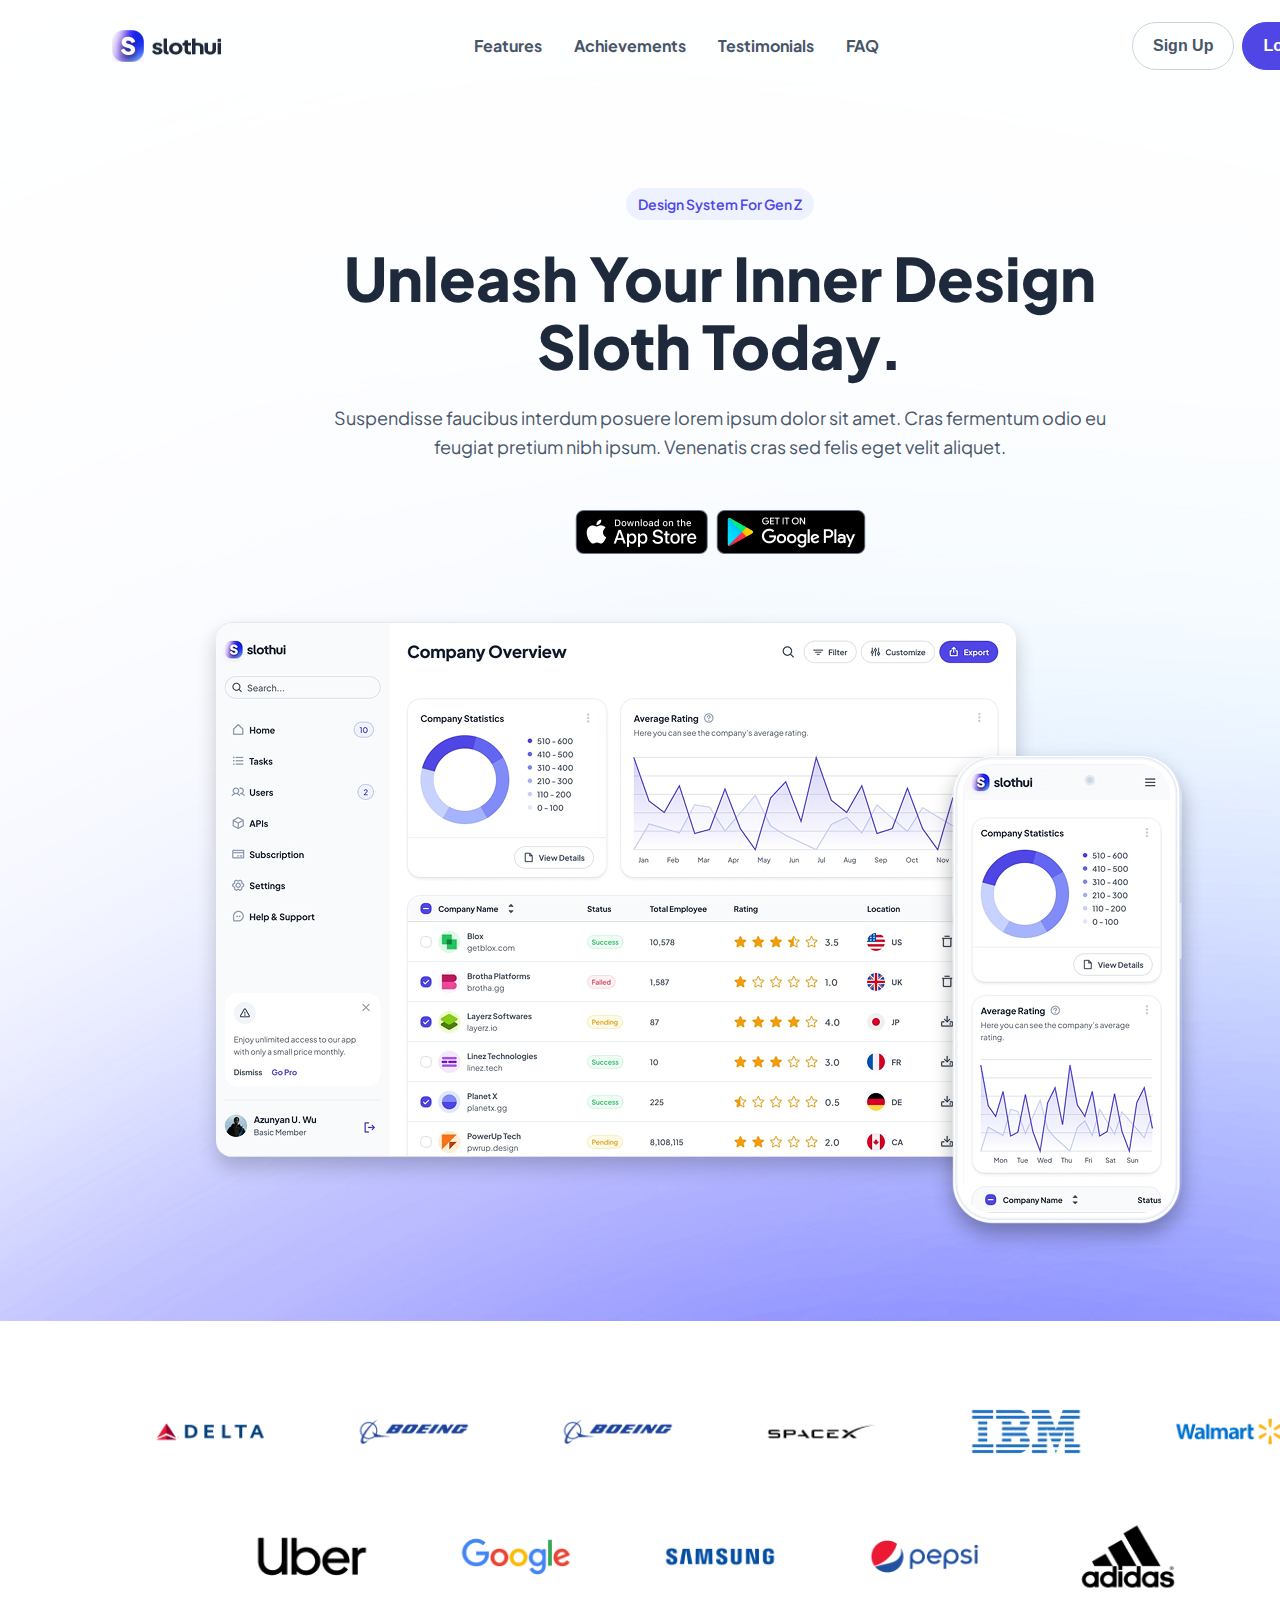
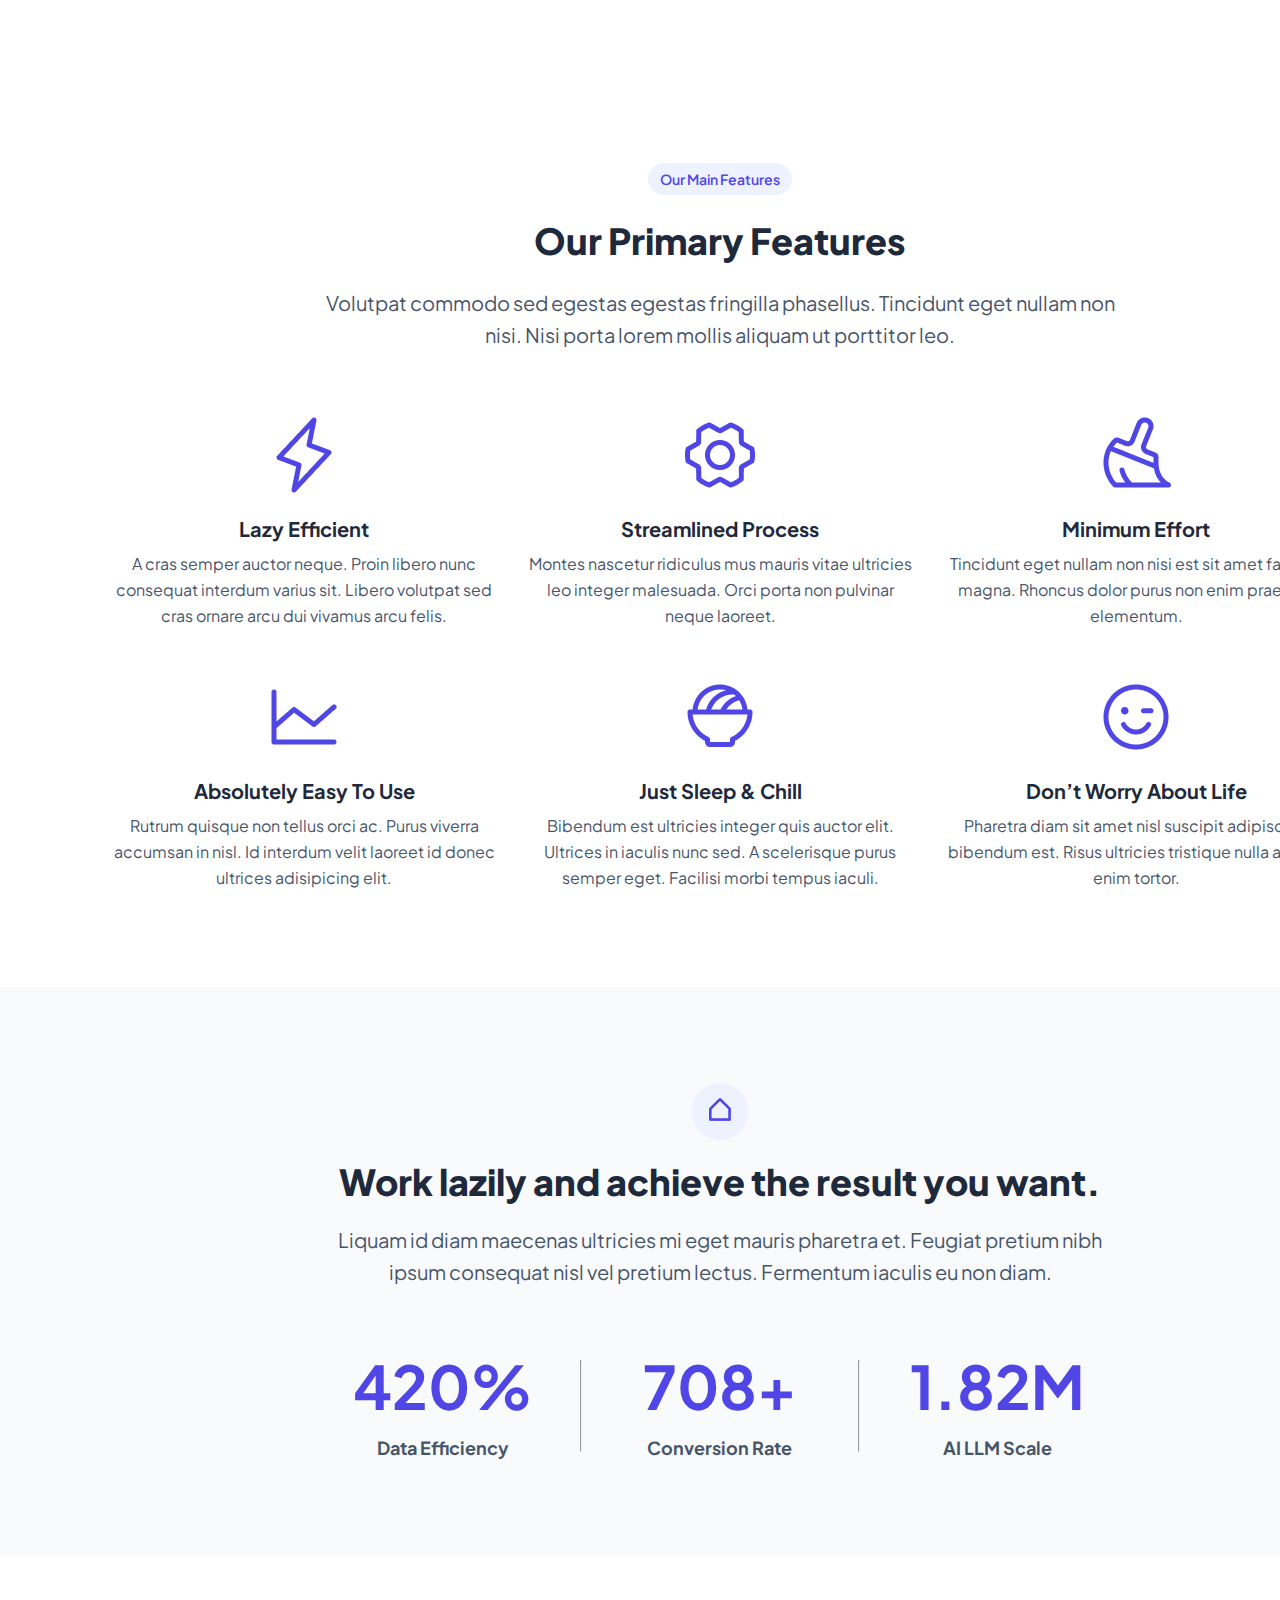
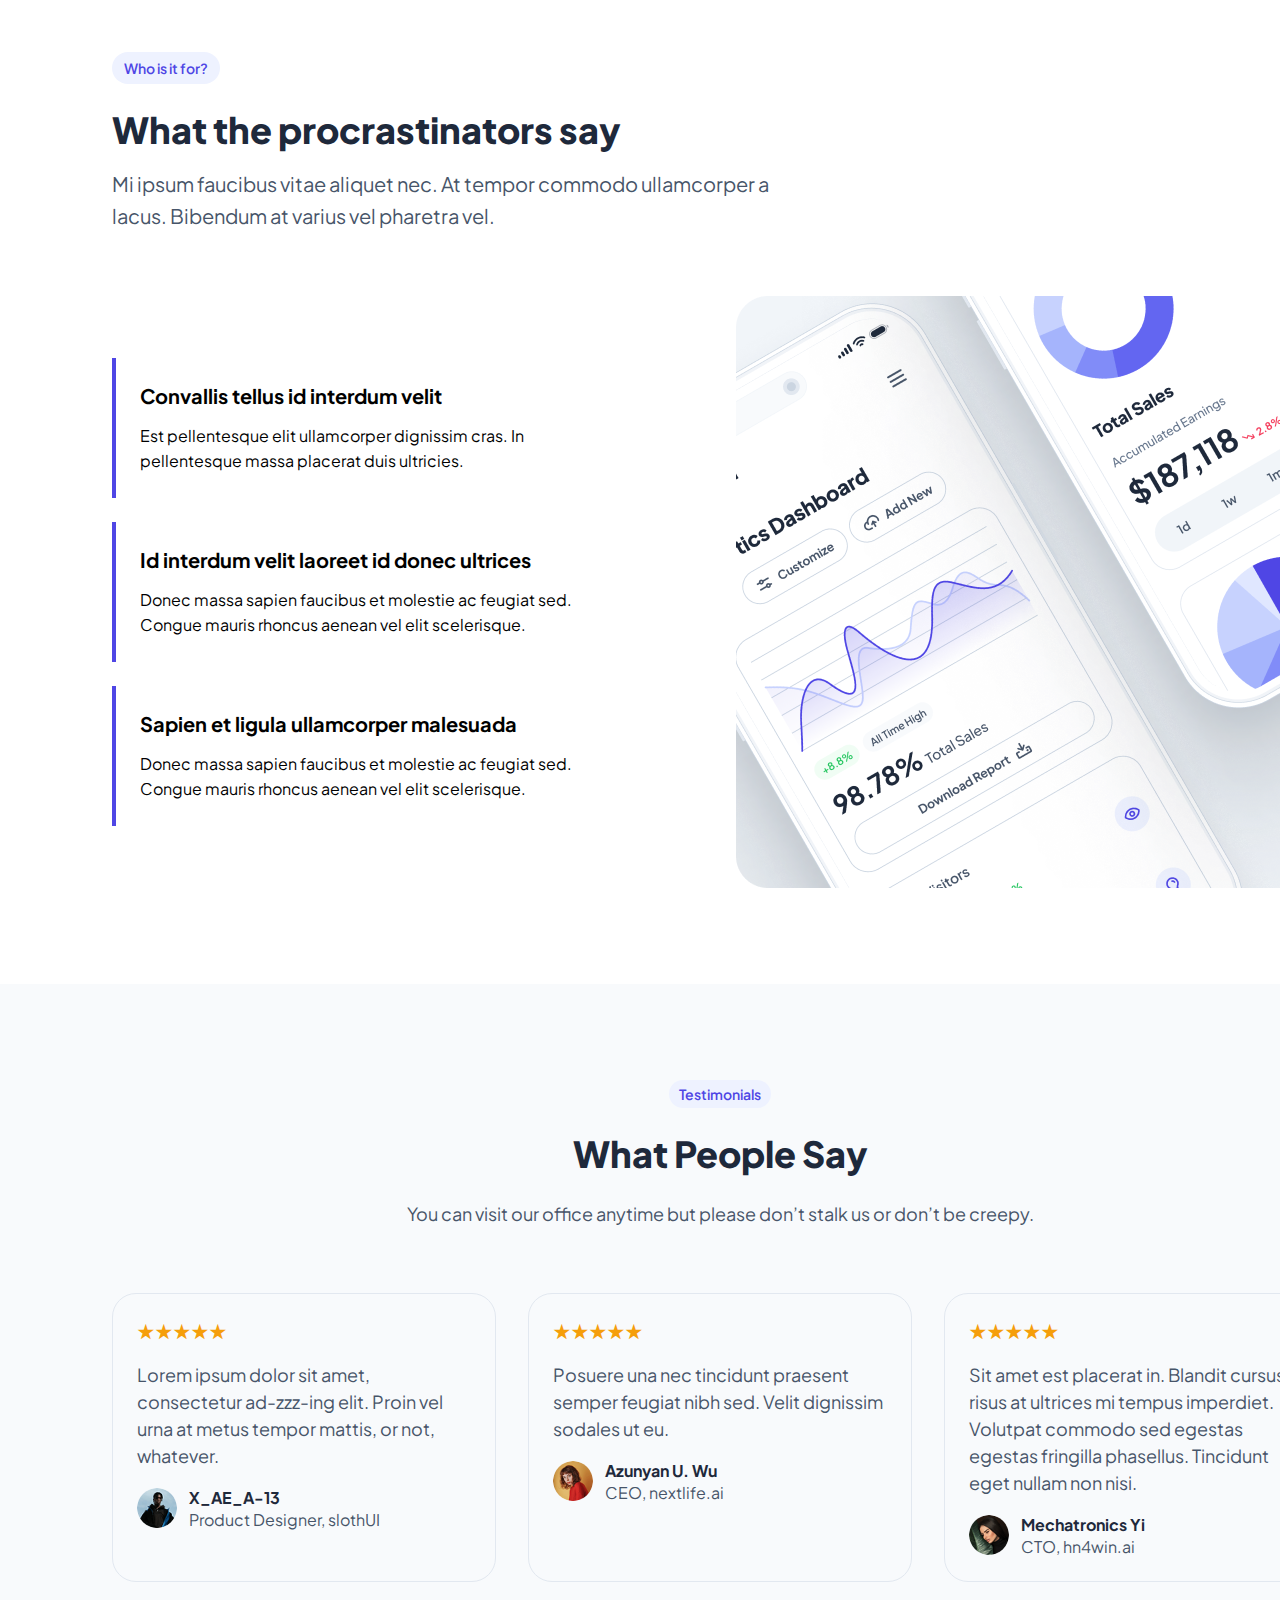
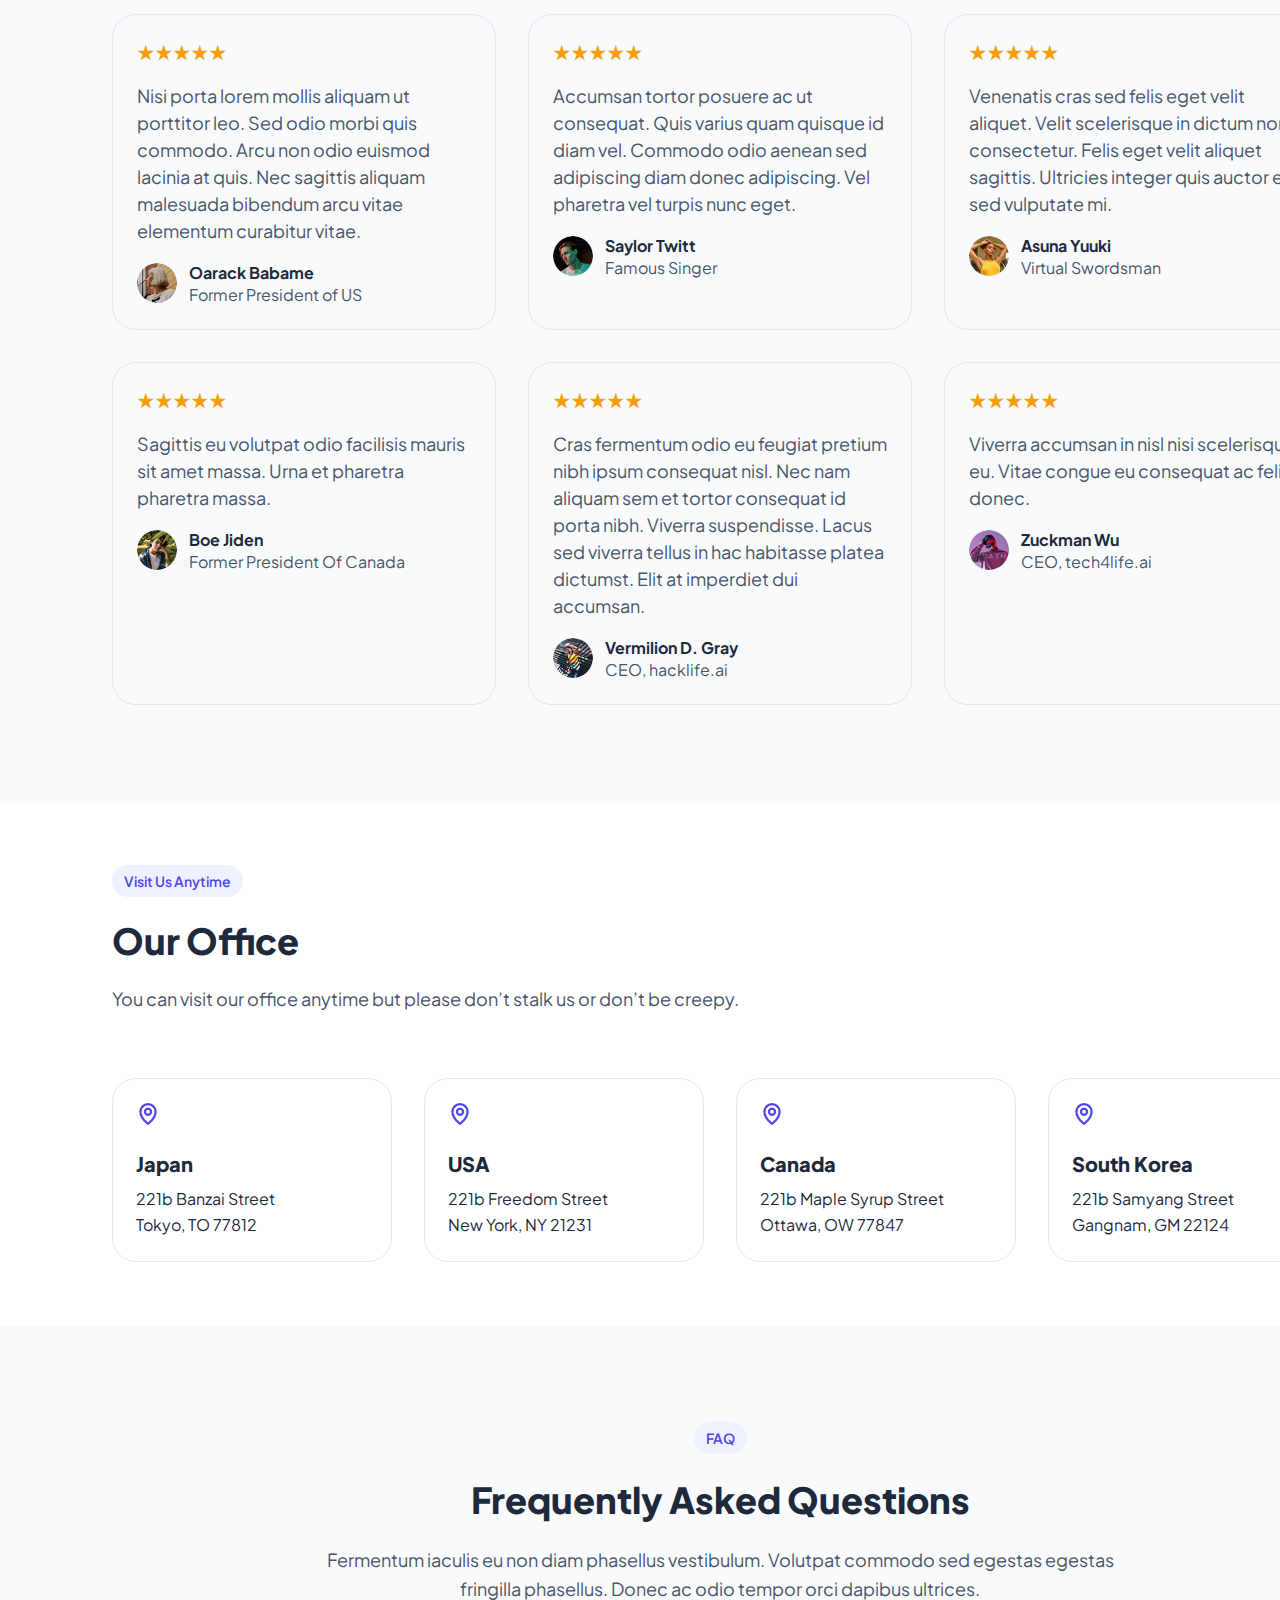
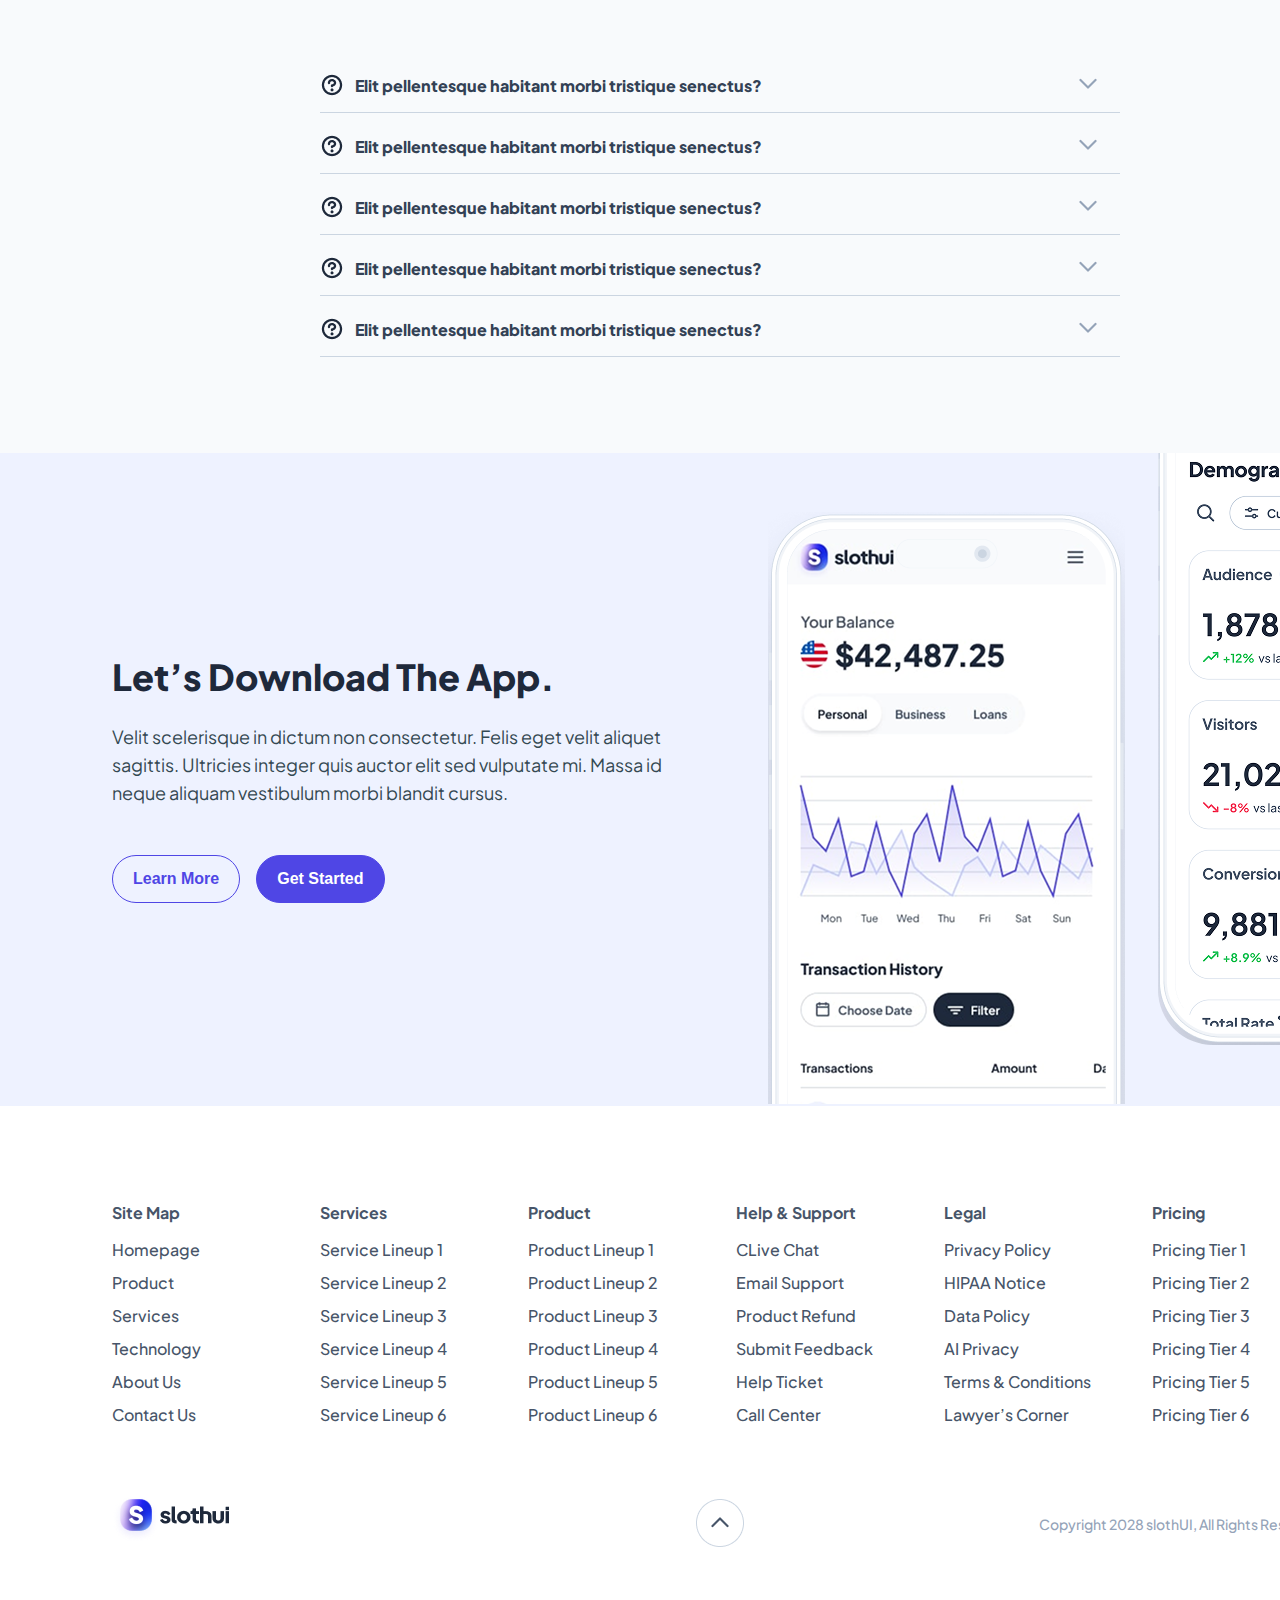
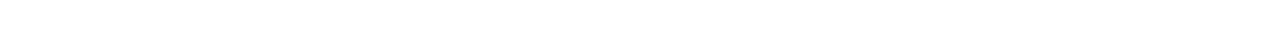
<file: index.html>
<!DOCTYPE html>
<html lang="en">
  <head>
    <meta charset="UTF-8" />
    <meta
      name="viewport"
      content="width=device-width, initial-scale=1.0, user-scalable=no"
    />
    <link rel="stylesheet" href="styles/styles.css" />
    <link
      rel="stylesheet"
      href="/components/SecondFeatureSection/secondFeature.css"
    />
    <link rel="preconnect" href="https://fonts.googleapis.com" />
    <link rel="preconnect" href="https://fonts.gstatic.com" crossorigin />
    <link
      href="https://fonts.googleapis.com/css2?family=Plus+Jakarta+Sans:ital,wght@0,200..800;1,200..800&display=swap"
      rel="stylesheet"
    />
    <title>slothui</title>
  </head>
  <body class="">
    <section class="hero">
      <header class="header">
        <div class="logo">
          <img class="logo-mark" src="/assets/Logomark.png" alt="logo mark" />
          <img
            class="logo-text"
            src="/assets/logo/Vector.png"
            alt="logo text"
          />
          <!-- <img src="/assets/logo/Logo.png" alt="" /> -->
        </div>
        <nav class="nav">
          <ul class="nav-list">
            <li><a href="#features">Features</a></li>
            <li><a href="#achievement">Achievements</a></li>
            <li><a href="#testimonials">Testimonials</a></li>
            <li><a href="#FAQ">FAQ</a></li>
          </ul>
        </nav>
        <div class="auth-buttons">
          <button class="btn btn-secondary">Sign Up</button>
          <button class="btn btn-primary">Login</button>
        </div>
        <div class="mobile-menu-button">
          <img src="/assets//menu button.png" alt="" />
        </div>
      </header>
      <div class="hero-content-container">
        <div class="hero-content">
          <h3 class="section-subtitle">Design System For Gen Z</h3>
          <h1 class="hero-title">Unleash Your Inner Design Sloth Today.</h1>
          <p class="hero-description">
            Suspendisse faucibus interdum posuere lorem ipsum dolor sit amet.
            Cras fermentum odio eu feugiat pretium nibh ipsum. Venenatis cras
            sed felis eget velit aliquet.
          </p>
          <div class="hero-buttons">
            <a class="">
              <img src="/assets/Button App Store.png" alt="" />
            </a>
            <a class="">
              <img src="/assets/Button Google Play.png" alt="" />
            </a>
          </div>
        </div>
        <div class="hero-image-container">
          <img src="/assets/hero-image/Desktop-min.png" alt="" />
          <img class="img-mockup" src="/assets/hero-image/MockUp.png" alt="" />
        </div>
      </div>
    </section>

    <main>
      <section id="social-proof" class="social-proof-container"></section>

      <section id="features" class="features-container container">
        <div class="features-content">
          <h3 class="section-subtitle">Our Main Features</h3>
          <h2 class="section-title">Our Primary Features</h2>
          <p class="section-description">
            Volutpat commodo sed egestas egestas fringilla phasellus. Tincidunt
            eget nullam non nisi. Nisi porta lorem mollis aliquam ut porttitor
            leo.
          </p>
        </div>
        <div class="features-cards-container"></div>
      </section>

      <div id="statistics-container"></div>

      <div id="second-features-container"></div>

      <div id="testimonial-container"></div>
      <div id="office-container"></div>
      <div id="FQA-container">
        <section class="FQA-section">
          <div class="FQA-info">
            <h3 class="section-subtitle">FAQ</h3>
            <h2 class="section-title" style="margin: 0 auto">
              Frequently Asked Questions
            </h2>
            <p
              class="section-description"
              style="font-size: 18px; padding-top: 0.5px"
            >
              Fermentum iaculis eu non diam phasellus vestibulum. Volutpat
              commodo sed egestas egestas fringilla phasellus. Donec ac odio
              tempor orci dapibus ultrices.
            </p>
          </div>
          <div>
            <div class="accordion">
              <div class="contentbx">
                <div class="label">
                  <span class="label-icon"
                    ><img src="/assets/Question.png" alt=""
                  /></span>
                  Elit pellentesque habitant morbi tristique senectus?
                </div>
                <div class="content">
                  <p>
                    Mattis ullamcorper velit sed ullamcorper morbi tincidunt. In
                    metus vulputate eu scelerisque felis imperdiet proin
                    fermentum leo. Diam quis enim lobortis scelerisque fermentum
                    dui faucibus. Urna nunc id cursus metus aliquam eleifend mi.
                    Gravida quis blandit turpis cursus in hac.
                  </p>
                </div>
              </div>
              <div class="contentbx">
                <div class="label">
                  <span class="label-icon"
                    ><img src="/assets/Question.png" alt=""
                  /></span>
                  Elit pellentesque habitant morbi tristique senectus?
                </div>
                <div class="content">
                  <p>
                    Mattis ullamcorper velit sed ullamcorper morbi tincidunt. In
                    metus vulputate eu scelerisque felis imperdiet proin
                    fermentum leo. Diam quis enim lobortis scelerisque fermentum
                    dui faucibus. Urna nunc id cursus metus aliquam eleifend mi.
                    Gravida quis blandit turpis cursus in hac.
                  </p>
                </div>
              </div>
              <div class="contentbx">
                <div class="label">
                  <span class="label-icon"
                    ><img src="/assets/Question.png" alt=""
                  /></span>
                  Elit pellentesque habitant morbi tristique senectus?
                </div>
                <div class="content">
                  <p>
                    Mattis ullamcorper velit sed ullamcorper morbi tincidunt. In
                    metus vulputate eu scelerisque felis imperdiet proin
                    fermentum leo. Diam quis enim lobortis scelerisque fermentum
                    dui faucibus. Urna nunc id cursus metus aliquam eleifend mi.
                    Gravida quis blandit turpis cursus in hac.
                  </p>
                </div>
              </div>
              <div class="contentbx">
                <div class="label">
                  <span class="label-icon"
                    ><img src="/assets/Question.png" alt=""
                  /></span>
                  Elit pellentesque habitant morbi tristique senectus?
                </div>
                <div class="content">
                  <p>
                    Mattis ullamcorper velit sed ullamcorper morbi tincidunt. In
                    metus vulputate eu scelerisque felis imperdiet proin
                    fermentum leo. Diam quis enim lobortis scelerisque fermentum
                    dui faucibus. Urna nunc id cursus metus aliquam eleifend mi.
                    Gravida quis blandit turpis cursus in hac.
                  </p>
                </div>
              </div>
              <div class="contentbx">
                <div class="label">
                  <span class="label-icon"
                    ><img src="/assets/Question.png" alt=""
                  /></span>
                  Elit pellentesque habitant morbi tristique senectus?
                </div>
                <div class="content">
                  <p>
                    Mattis ullamcorper velit sed ullamcorper morbi tincidunt. In
                    metus vulputate eu scelerisque felis imperdiet proin
                    fermentum leo. Diam quis enim lobortis scelerisque fermentum
                    dui faucibus. Urna nunc id cursus metus aliquam eleifend mi.
                    Gravida quis blandit turpis cursus in hac.
                  </p>
                </div>
              </div>
            </div>
          </div>
        </section>
      </div>

      <div id="download-app-container"></div>
    </main>

    <div class="footer">
      <div style="">
        <div class="footer-list-container">
          <ul class="footer-list">
            <li
              style="
                font-weight: 700;
                padding-top: 0;
                padding-bottom: 4px;
                color: #1e293b;
              "
            >
              <a href="#">Site Map</a>
            </li>
            <li><a href="#">Homepage</a></li>
            <li><a href="#">Product</a></li>
            <li><a href="#">Services</a></li>
            <li><a href="#">Technology</a></li>
            <li><a href="#">About Us</a></li>
            <li><a href="#">Contact Us</a></li>
          </ul>
          <ul class="footer-list">
            <li
              style="
                font-weight: 700;
                padding-top: 0;
                padding-bottom: 4px;
                color: #1e293b;
              "
            >
              <a href="#">Services</a>
            </li>
            <li><a href="#">Service Lineup 1</a></li>
            <li><a href="#">Service Lineup 2</a></li>
            <li><a href="#">Service Lineup 3</a></li>
            <li><a href="#">Service Lineup 4</a></li>
            <li><a href="#">Service Lineup 5</a></li>
            <li><a href="#">Service Lineup 6</a></li>
          </ul>
          <ul class="footer-list">
            <li
              style="
                font-weight: 700;
                padding-top: 0;
                padding-bottom: 4px;
                color: #1e293b;
              "
            >
              <a href="#">Product</a>
            </li>
            <li><a href="#">Product Lineup 1</a></li>
            <li><a href="#">Product Lineup 2</a></li>
            <li><a href="#">Product Lineup 3</a></li>
            <li><a href="#">Product Lineup 4</a></li>
            <li><a href="#">Product Lineup 5</a></li>
            <li><a href="#">Product Lineup 6</a></li>
          </ul>
          <ul class="footer-list">
            <li
              style="
                font-weight: 700;
                padding-top: 0;
                padding-bottom: 4px;
                color: #1e293b;
              "
            >
              <a href="#">Help & Support</a>
            </li>
            <li><a href="#">CLive Chat</a></li>
            <li><a href="#">Email Support</a></li>
            <li><a href="#">Product Refund</a></li>
            <li><a href="#">Submit Feedback</a></li>
            <li><a href="#">Help Ticket</a></li>
            <li><a href="#">Call Center</a></li>
          </ul>
          <ul class="footer-list">
            <li
              style="
                font-weight: 700;
                padding-top: 0;
                padding-bottom: 4px;
                color: #1e293b;
              "
            >
              <a href="#">Legal</a>
            </li>
            <li><a href="#">Privacy Policy</a></li>
            <li><a href="#">HIPAA Notice</a></li>
            <li><a href="#">Data Policy</a></li>
            <li><a href="#">AI Privacy</a></li>
            <li><a href="#">Terms & Conditions</a></li>
            <li><a href="#">Lawyer’s Corner</a></li>
          </ul>
          <ul class="footer-list">
            <li
              style="
                font-weight: 700;
                padding-top: 0;
                padding-bottom: 4px;
                color: #1e293b;
              "
            >
              <a href="#">Pricing</a>
            </li>
            <li><a href="#">Pricing Tier 1</a></li>
            <li><a href="#">Pricing Tier 2</a></li>
            <li><a href="#">Pricing Tier 3</a></li>
            <li><a href="#">Pricing Tier 4</a></li>
            <li><a href="#">Pricing Tier 5</a></li>
            <li><a href="#">Pricing Tier 6</a></li>
          </ul>
        </div>
      </div>
      <div class="footer-copyright">
        <div class="footer-logo">
          <a href="#"><img src="/assets/logo/Logo.png" alt="" /></a>
        </div>
        <div style="height: 100%">
          <a class="footer-up-btn" href="#"
            ><img src="/assets/Button Icon.png" alt=""
          /></a>
        </div>
        <div class="copyright-text" style="height: 100%">
          <p class="copyright">Copyright 2028 slothUI, All Rights Reserved.</p>
        </div>
      </div>
    </div>
  </body>
  <script src="js/index.js"></script>
  <script src="js/utils/loadHTML.js"></script>
  <script src="js/utils/dataload.js"></script>
  <script src="js/utils/featuresAccordion.js"></script>
  <script src="js/utils/fqa.js"></script>
</html>
</file>
<file: styles/styles.css>
.plus-jakarta-sans-unique {
  font-family: "Plus Jakarta Sans", sans-serif;
  font-optical-sizing: auto;
  font-weight: normal;
  font-style: normal;
}

body {
  background-color: #ffffff;
  font-family: "Plus Jakarta Sans", sans-serif;
  width: 1440px;
  margin: 0;
  padding: 0;
}

.container {
  margin: 0 0 0 0;
  max-width: 1216px;
}

.section-subtitle {
  font-size: 14px;
  font-weight: 600;
  line-height: 20px;
  color: #4f46e5;
  padding: 6px 12px;
  background-color: #eef2ff;
  border-radius: 50px;
  margin: 0 auto;
}

.section-title {
  font-size: 36px;
  font-weight: 800;
  line-height: 44px;
  margin: 24px auto;
  color: #1e293b;
}

.section-description {
  font-size: 20px;
  font-weight: 400;
  line-height: 160%;
  color: #475569;
  text-align: center;
  max-width: 800px;
  margin: 0 auto;
}

/* ------------------ hero ------------------ */
/* Hero section styles */

.hero {
  background-image: url("../assets/hero-bg.png");
  background-size: cover;
  background-repeat: no-repeat;
  background-position: center;
}

.header {
  display: flex;
  align-items: center;
  justify-content: space-between;
  max-width: 1216px;
  margin: 16px auto;
  padding: 6px 0;
}

.header .logo {
  display: flex;
  align-items: center;
  gap: 8px;
  cursor: pointer;
}
.header .logo-mark {
  width: 32px;
  height: 32px;
}

.header .logo-text {
  width: 69px;
  height: 17px;
}

.nav-list {
  display: flex;
  gap: 32px;
  list-style: none;
  padding: 0;
  margin: 0;
  color: #475569;
}

.nav-list li {
  font-size: 16px;
  font-weight: 700;
  line-height: 16px;
}

.nav-list li a {
  text-decoration: none;
  color: inherit;
}

.nav-list li a:hover {
  color: #4f46e5;
}

.hero-content-container {
  display: flex;
  flex-direction: column;
  align-items: center;
  justify-content: center;
  max-width: 1216px;
  margin: 0 auto;
  padding: 96px 0;
}
.hero-content {
  max-width: 800px;
  display: flex;
  flex-direction: column;
  align-items: center;
  justify-content: center;
  gap: 24px;
  text-align: center;
}

.hero-content .hero-title {
  font-size: 60px;
  font-weight: 800;
  line-height: 68px;
  color: #1e293b;
  margin: 0 auto;
}

.hero-content .hero-description {
  font-size: 18px;
  font-weight: 400;
  line-height: 160%;
  color: #475569;
  margin: 0 auto;
}

.hero-content .hero-buttons {
  display: flex;
  gap: 8px;
  margin-top: 24px;
  margin-bottom: 64px;
}

.hero-buttons > a {
  cursor: pointer;
}

.mobile-menu-button {
  display: none;
}

/* ------------------ hero img ------------------ */
.hero-image-container {
  width: 1008px;
  /* margin: 0 auto; */
  padding: 0 16px;
  position: relative;
  margin-bottom: 68px;
}

.hero-image-container img {
  width: 100%;
  max-width: 800px;
  display: block;
  border-radius: 16px;

  box-shadow: 0 10px 20px rgba(0, 0, 0, 0.2);
}

.hero-image-container .img-mockup {
  position: absolute;
  top: 68.8%;
  left: 61.25%;
  transform: translate(50%, -50%);
  max-width: 230px;
  border-radius: 42px;

  box-shadow: 0 10px 20px rgba(0, 0, 0, 0.3);
}

/* ------------------ button ------------------ */

.btn {
  padding: 12px 20px;
  font-size: 16px;
  font-weight: 700;
  border-radius: 1234px;
  line-height: 22px;
  border: 1px solid #cbd5e1;
  min-height: 48px;
  cursor: pointer;
}
.btn-primary {
  color: #ffffff;
  background-color: #4f46e5;
  border: 1px solid #4f46e5;
}

.btn-primary:hover {
  color: #4f46e5;
  background-color: #ffffff;
  border: 1px solid #4f46e5;
}

.btn-secondary {
  color: #475569;
  background-color: transparent;
}

.btn-secondary:hover {
  color: #ffffff;
  background-color: #475569;
}

.auth-buttons {
  display: flex;
  gap: 8px;
  justify-content: end;
}

/* ------------------ social proof ------------------ */

.social-proof-container {
  display: flex;
  flex-wrap: wrap;
  gap: 32px 64px;
  align-items: center;
  justify-content: center;
  max-width: 1216px;
  margin: 0 auto;
  padding: 64px 0;
}

/* ---------------------- feature section ------------ */

.features-container {
  display: flex;
  flex-direction: column;
  justify-content: center;
  margin: 0 auto;
  padding: 96px 0;
}

.features-content {
  display: flex;
  flex-direction: column;
  justify-content: center;
  align-items: center;
}

/* .features-content > p {
  font-size: 20px;
  font-weight: 400;
  line-height: 160%;
  color: #475569;
  text-align: center;
  max-width: 800px;
  margin: 0 auto;
} */

.features-cards-container {
  display: flex;
  flex-wrap: wrap;
  gap: 48px 32px;
  justify-content: center;
  margin: 0 auto;
  padding-top: 64px;
}

.features-card {
  display: flex;
  flex-direction: column;
  justify-content: center;
  align-items: center;
  gap: 20px;
  width: 100%;
  max-width: 384px;
  background-color: #ffffff;
}
.features-card .card-image {
  width: 80px;
  height: 80px;
  display: block;
}

.features-card-title {
  font-size: 20px;
  font-weight: 700;
  line-height: 28px;
  color: #1e293b;
  text-align: center;
  margin: 0 auto;
}
.features-card-description {
  font-size: 16px;
  font-weight: 400;
  margin: 8px auto 0;
  line-height: 162%;
  /* padding-top: 1px; */
  color: #475569;
  text-align: center;
  max-width: 400px;
}

#statistics-container {
  padding: 96px 0;
  background-color: #f8fafc;
}

#FQA-container {
  padding-top: 96px;
  padding-bottom: 96px;
  margin: 0 auto;
  background-color: #f8fafc;
}

.FQA-section {
  max-width: 800px;
  margin: 0 auto;
}

.FQA-info {
  display: flex;
  flex-direction: column;
  justify-content: center;
  align-items: center;
  gap: 24px;
}

.accordion {
  max-width: 800px;
  margin-top: 48px;
}

.accordion .contentbx {
  position: relative;
}

.accordion .contentbx .label {
  position: relative;
  padding: 16px 0 16px 0;
  color: #334155;
  font-size: 16px;
  font-weight: 800;
  cursor: pointer;
}

.accordion .contentbx .label::before {
  content: url("/assets/CaretDown.png");
  position: absolute;
  top: 55%;
  right: 20px;
  transform: translateY(-50%);
}

.accordion .contentbx .label .label-icon {
  position: relative;
  width: 24px;
  height: 24px;
  top: 5px;
  margin-right: 8px;
}

.accordion .contentbx.active .label::before {
  content: url("/assets/CaretUp.png");
}

.accordion .contentbx .content {
  position: relative;
  height: 0;
  overflow: hidden;
  overflow-y: auto;
  border-bottom: 1px solid #cbd5e1;
}

.accordion .contentbx.active .content {
  height: 100%;
}

/* ------------------ footer ------------------ */
/* Footer styles */

.footer {
  display: flex;
  flex-direction: column;
  justify-content: center;
  max-width: 1216px;
  margin: 0 auto;
  align-items: center;
  padding: 96px 0;
  gap: 42px;
}

.footer-list-container {
  display: flex;
  justify-content: space-between;
  width: 100%;
  gap: 32px;
}

.footer-list {
  list-style: none;
  padding: 0;
  margin: 0;
  font-size: 16px;
  color: #475569;
  font-weight: 500;
  width: 176px;
}
.footer-list li {
  padding-top: 12px;
}
.footer-list a {
  text-decoration: none;
  color: #475569;
}

.footer-copyright {
  display: flex;
  width: 100%;
  justify-content: space-between;
  align-items: end;
}
.footer-copyright > div {
  width: 100%;
  height: 80px;
}

.copyright {
  font-size: 14px;
  font-weight: 500;
  color: #94a3b8;
  text-align: end;
}

.footer-logo {
  display: flex;
  align-items: end;
}
.footer-up-btn {
  display: flex;
  justify-content: center;
  align-items: end;
}
.copyright-text {
  display: flex;
  align-items: end;
  justify-content: end;
}

@media only screen and (max-width: 576px) {
  * {
    box-sizing: border-box;
  }
  body {
    max-width: 576px;
  }
  .nav {
    display: none;
  }
  .auth-buttons {
    display: none;
  }
  .mobile-menu-button {
    display: contents;
    padding-right: 24px;
  }
  .hero-content-container {
    flex-direction: column;
    margin: 0 15px;
    max-width: 576px;
  }

  .hero-image-container {
    max-width: 375px;
  }

  .hero-image-container img {
    width: 100%;
    max-width: 343px;
  }

  .hero-image-container .img-mockup {
    max-width: 78px;
    border-radius: 10px;
    top: 80.8%;
    left: 55.25%;
  }

  .features-cards-container {
    gap: 30px;
  }

  .features-content {
    padding: 0 16px;
  }

  .statistics-section {
    padding: 0 16px;
    text-align: center;
  }

  .stat-chart {
    flex-direction: column;
    justify-content: center;
    align-items: center;
    gap: 32px;
  }

  .second-f-section {
    max-width: 576px;
    margin: 96px 15px;
  }

  .second-f-section-body {
    flex-direction: column;
  }

  .second-f-image img {
    max-width: 500px;
  }

  .testimonial-card-container {
    grid-template-columns: repeat(1, 1fr);
    margin: 0 auto;
  }
  .testimonial-card {
    max-width: 400px;
  }

  .office-section {
    padding: 0 16px;
  }

  .office-card-container {
    flex-direction: column;
    gap: 16px;
    margin: 0 auto;
  }

  .office-card {
    width: 343px;
  }

  .FQA-section {
    padding: 0 16px;
  }

  .section-title {
    text-align: center;
  }

  .download-app-section {
    padding: 0 16px;
  }

  .app-container {
    flex-direction: column;
  }
  .download-app-buttons {
    flex-direction: column;
    margin-bottom: 48px;
  }

  .download-app-image {
    position: relative;
    width: 100%;
  }

  .download-img-1 {
    width: 155px;
  }
  .download-img-2 {
    width: 120px;
  }

  .footer-list-container {
    flex-direction: column;
    justify-items: flex-start;
  }

  .footer-copyright {
    flex-direction: column;
    align-items: center;
  }
  .footer-logo {
    justify-content: center;
  }
  .copyright {
    text-align: center;
  }
  .copyright-text {
    align-items: center;
    justify-content: center;
  }

  .logo {
    padding-left: 16px;
  }

  .second-features-container {
    max-width: 576px;
  }
}
</file>
<file: components/SecondFeatureSection/secondFeature.css>
.second-f-section {
  max-width: 1216px;
  display: flex;
  flex-direction: column;
  justify-content: start;
  gap: 64px;
  margin: 96px 112px;
}

.second-f-section-info {
  max-width: 680px;
  display: flex;
  flex-direction: column;
  justify-content: center;
  align-items: flex-start;
}

.second-f-section-body {
  width: 100%;

  display: flex;
  justify-content: space-between;
  align-items: center;
  gap: 32px;
}

.second-f-section-aside {
  display: flex;
  flex-direction: column;
  width: 100%;
  justify-content: center;
  align-items: center;
  gap: 16px;
}

.second-f-section-accordion > h3 {
  font-size: 20px;
  font-weight: 700;
  margin: 0 0 1px 0;
  line-height: 28px;
}

.second-f-section-accordion > p {
  font-size: 16px;
  font-weight: 400;
  line-height: 160%;
  margin: 0 0;
  padding-top: 12px;
  padding-right: 5px;
}

.second-f-section-card {
  border-left: 4px solid #4f46e5;
  max-width: 592px;
  padding-left: 24px;
  padding: 24px 96px 24px 24px;
  display: flex;
}
.second-f-section-aside {
  display: flex;
  flex-direction: column;
  gap: 24px;
}
.second-f-section-card > h3 {
  color: #475569;
  width: 100%;
}

.second-f-image {
  width: 100%;
  max-height: 592px;
}
</file>
